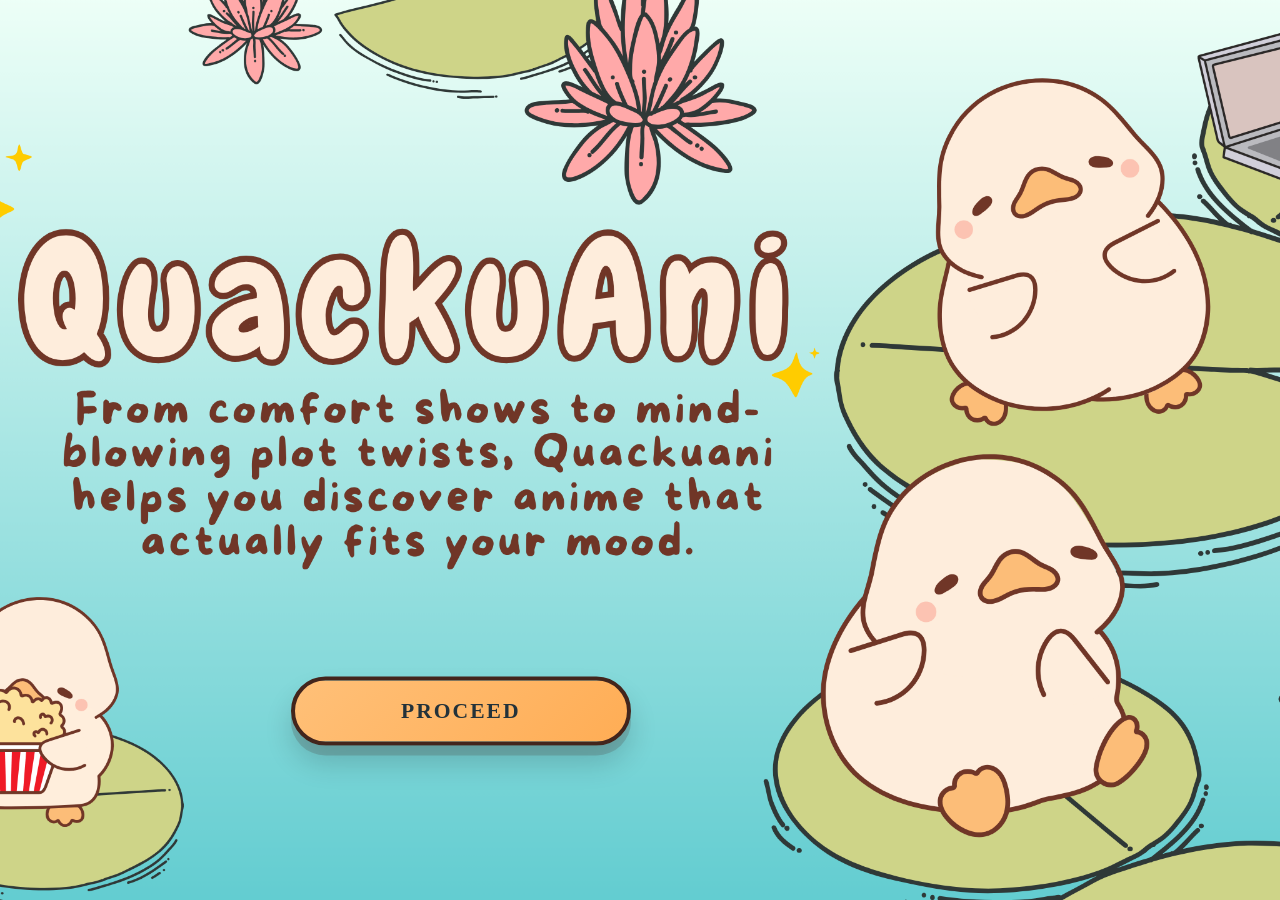
<file: index.html>
<!DOCTYPE html>
<html lang="en">
<head>
  <meta charset="UTF-8" />
  <meta name="viewport" content="width=device-width, initial-scale=1.0" />
  <title>QuackuAni | Landing</title>
  <link rel="stylesheet" href="style.css" />
</head>
<body class="landing-body">

  <main class="landing-page">
    <img src="assets/landing-page.png" alt="QuackuAni Landing Page" class="landing-img" />

    <button class="proceed-btn" onclick="goToHome()">PROCEED</button>
  </main>
  <script>
    function goToHome() {
      window.location.href = "login.html";
    }
  </script>
</body>
</html>
</file>
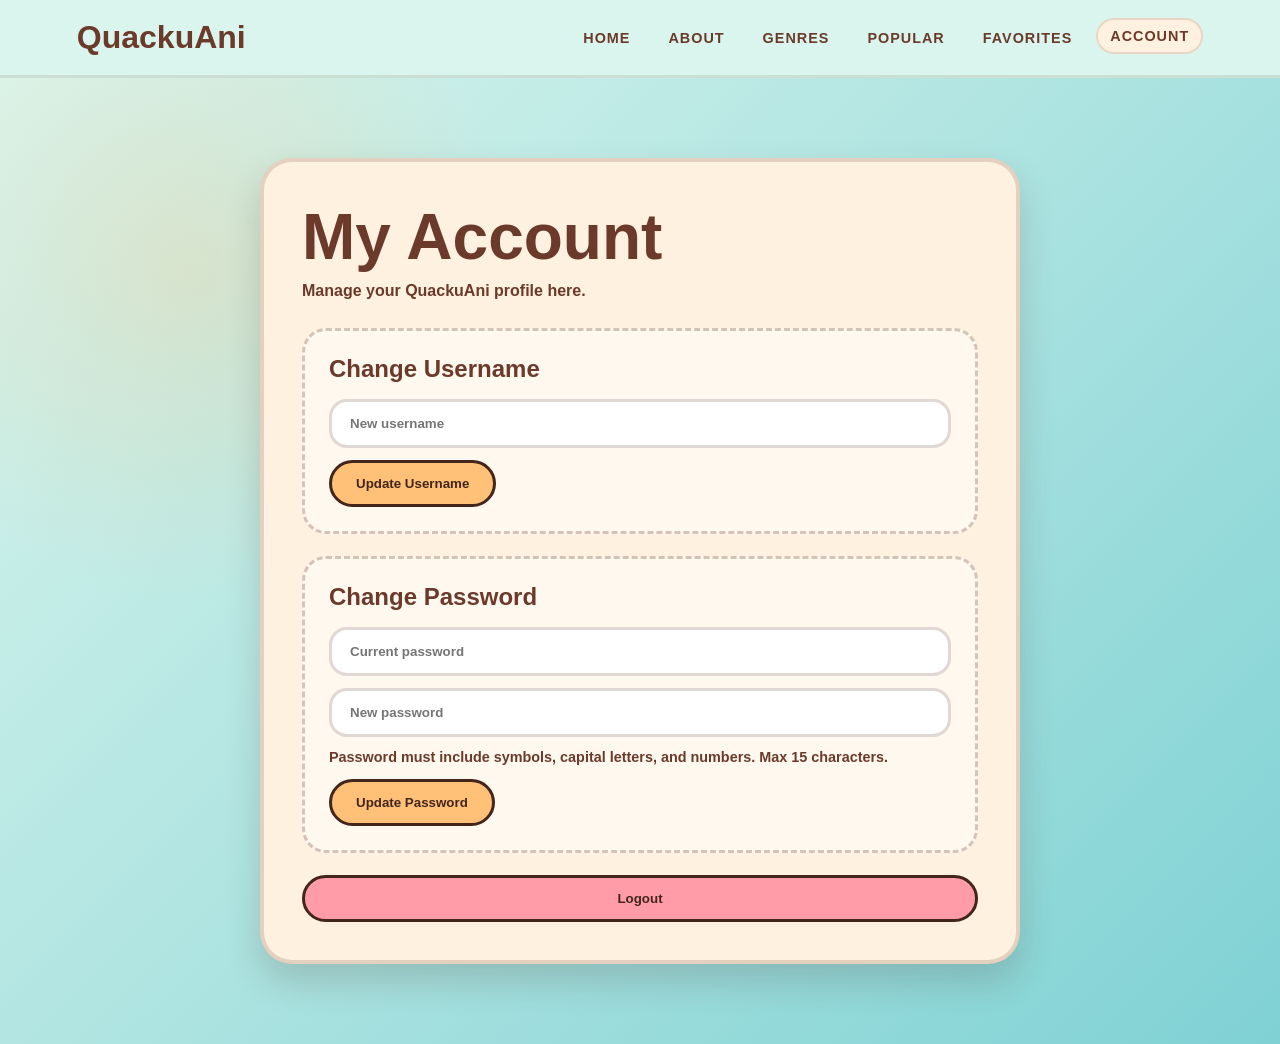
<file: account.html>
<!DOCTYPE html>
<html lang="en">
<head>
  <meta charset="UTF-8" />
  <meta name="viewport" content="width=device-width, initial-scale=1.0" />
  <title>QuackuAni | Account</title>
  <link rel="stylesheet" href="style.css" />
  <link rel="stylesheet" href="account.css" />
</head>
<body>

  <header class="navbar">
    <a href="home.html" class="logo">QuackuAni</a>

    <nav>
      <a href="home.html">HOME</a>
      <a href="home.html#about">ABOUT</a>
      <a href="genres.html">GENRES</a>
      <a href="popular.html">POPULAR</a>
      <a href="favorites.html">FAVORITES</a>
      <a href="account.html" class="active">ACCOUNT</a>
    </nav>
  </header>

  <main class="account-page">
    <section class="account-card">
      <h1>My Account</h1>
      <p class="account-subtitle">Manage your QuackuAni profile here.</p>

      <div class="account-box">
        <h2>Change Username</h2>
        <input type="text" id="newUsername" placeholder="New username">
        <button onclick="changeUsername()">Update Username</button>
      </div>

      <div class="account-box">
        <h2>Change Password</h2>
        <input type="password" id="currentPassword" placeholder="Current password" maxlength="15">
        <input type="password" id="newPassword" placeholder="New password" maxlength="15">
        <p class="account-note">Password must include symbols, capital letters, and numbers. Max 15 characters.</p>
        <button onclick="changePassword()">Update Password</button>
      </div>

      <button class="logout-btn" onclick="logoutAccount()">Logout</button>
    </section>
  </main>

  <div class="account-toast" id="accountToast"></div>

  <script src="account.js"></script>
</body>
</html>
</file>
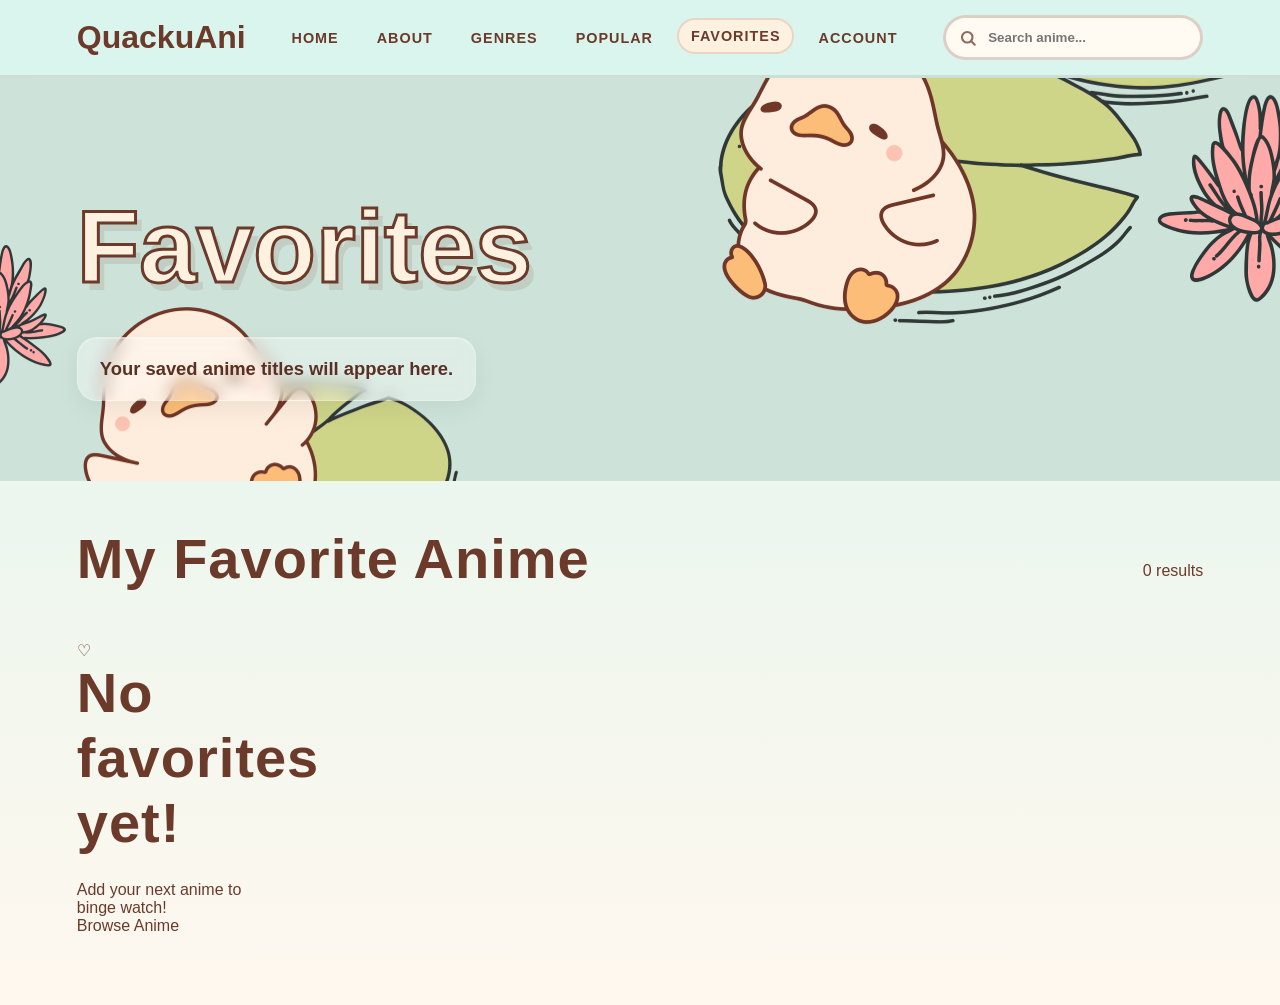
<file: favorites.html>
<!DOCTYPE html>
<html lang="en">
<head>
  <meta charset="UTF-8" />
  <meta name="viewport" content="width=device-width, initial-scale=1.0" />
  <title>QuackuAni | Favorites</title>
  <link rel="stylesheet" href="style.css" />
</head>
<body>

  <header class="navbar">
    <a href="home.html" class="logo">QuackuAni</a>

    <nav>
      <a href="home.html">HOME</a>
      <a href="home.html#about">ABOUT</a>
      <a href="genres.html">GENRES</a>
      <a href="popular.html">POPULAR</a>
      <a href="favorites.html" class="active">FAVORITES</a>
      <a href="account.html">ACCOUNT</a>
    </nav>

    <div class="search-box">
      <span class="search-icon">
        <svg xmlns="http://www.w3.org/2000/svg" width="18" height="18"
          viewBox="0 0 24 24" fill="none" stroke="currentColor"
          stroke-width="2.8" stroke-linecap="round" stroke-linejoin="round">
          <circle cx="11" cy="11" r="7"></circle>
          <line x1="21" y1="21" x2="16.65" y2="16.65"></line>
        </svg>
      </span>

      <input type="text" id="searchInput" placeholder="Search anime..." />
    </div>
  </header>

  <section class="section page-top">
    <div class="page-hero-content">
      <h1>Favorites</h1>
      <p>Your saved anime titles will appear here.</p>
    </div>
  </section>

  <section class="section anime-results-section">
    <div class="section-title-row">
      <h2>My Favorite Anime</h2>
      <p id="resultCount"></p>
    </div>

    <div class="anime-grid" id="favoritesGrid"></div>
  </section>

  <div class="review-modal" id="reviewModal">
    <div class="review-box">
      <button class="close-review" onclick="closeReviewModal()">×</button>

      <h2 id="reviewAnimeTitle">Review Anime</h2>
      <p class="review-subtitle">Share your thoughts after watching.</p>

      <label>Watch Status</label>
      <select id="watchStatus">
        <option value="Plan to Watch">Plan to Watch</option>
        <option value="Watching">Watching</option>
        <option value="Finished">Finished</option>
      </select>

      <label>Your Rating</label>
      <div class="review-stars" id="reviewStars">
        <span onclick="setRating(1)">★</span>
        <span onclick="setRating(2)">★</span>
        <span onclick="setRating(3)">★</span>
        <span onclick="setRating(4)">★</span>
        <span onclick="setRating(5)">★</span>
      </div>

      <label>Your Thoughts</label>
      <textarea id="reviewText" placeholder="Write your thoughts here..."></textarea>

      <button class="save-review-btn" onclick="saveReview()">Save Review</button>
    </div>
  </div>

  <script src="data.js"></script>
  <script src="script.js"></script>
  <script>
    renderFavoritesPage();
    activateFavoriteSearch("searchInput");
  </script>

</body>
</html>
</file>
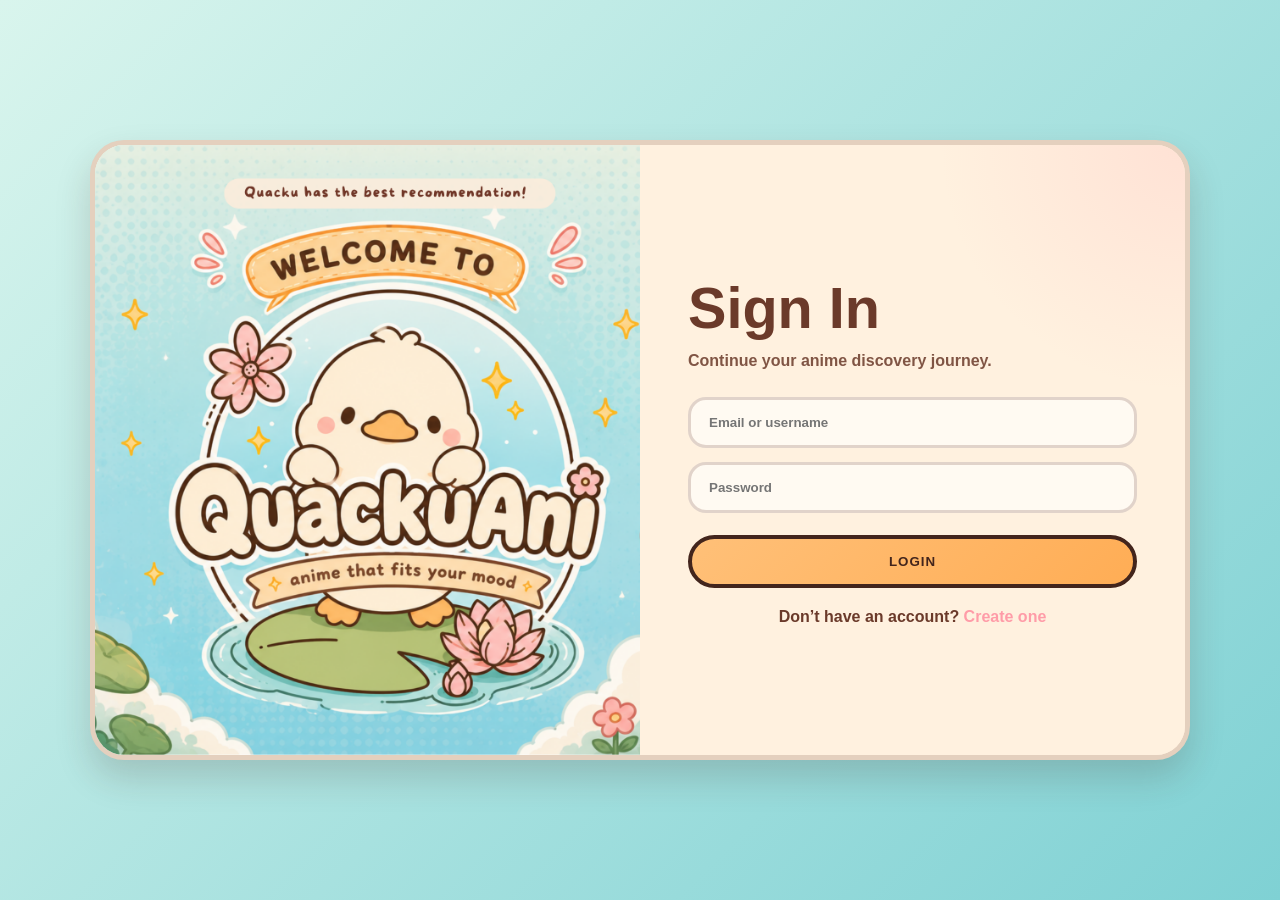
<file: login.html>
<!DOCTYPE html>
<html lang="en">
<head>
  <meta charset="UTF-8" />
  <meta name="viewport" content="width=device-width, initial-scale=1.0" />
  <title>QuackuAni | Login</title>
  <link rel="stylesheet" href="login.css" />
</head>

<body>
  <div class="toast" id="toast">
    <div class="toast-icon" id="toastIcon">♡</div>
    <div>
      <strong id="toastTitle">Message</strong>
      <p id="toastMessage">Text here</p>
    </div>
  </div>

  <main class="auth-page">
    <section class="auth-card">
      <div class="auth-left">
        <img src="assets/loginbg.png" alt="QuackuAni background">
      </div>

      <div class="auth-right">
        <form class="auth-form active" id="loginForm">
          <h2>Sign In</h2>
          <p class="subtitle">Continue your anime discovery journey.</p>

          <div class="field">
            <input type="text" id="loginIdentity" placeholder="Email or username">
            <small class="hint" id="loginEmailHint">Please enter a valid @email or @gmail.</small>
          </div>

          <div class="field">
            <input type="password" id="loginPassword" placeholder="Password" maxlength="15">
          </div>

          <button type="button" class="auth-btn" onclick="loginUser()">LOGIN</button>

          <p class="switch-text">
            Don’t have an account?
            <span onclick="showForm('signup')">Create one</span>
          </p>
        </form>

        <form class="auth-form" id="signupForm">
          <h2>Create Account</h2>
          <p class="subtitle">Start saving your favorite anime picks.</p>

          <div class="input-row">
            <div class="field">
              <input type="text" id="firstName" placeholder="First name">
            </div>

            <div class="field">
              <input type="text" id="lastName" placeholder="Last name">
            </div>
          </div>

          <div class="field">
            <input type="text" id="signupUsername" placeholder="Username">
          </div>

          <div class="field">
            <input type="email" id="signupEmail" placeholder="Email">
            <small class="hint" id="signupEmailHint">Please enter a valid @email or @gmail.</small>
          </div>

          <div class="field">
            <input type="password" id="signupPassword" placeholder="Password" maxlength="15">
            
          </div>

          <p class="password-note">
            Password must be strong. Put symbols, capital letters and numbers.
            Maximum password length is 15 characters.
          </p>

          <button type="button" class="auth-btn" onclick="createAccount()">CREATE ACCOUNT</button>

          <p class="switch-text">
            Already a member?
            <span onclick="showForm('login')">Sign in</span>
          </p>
        </form>
      </div>
    </section>
  </main>

  <script src="login.js"></script>
</body>
</html>
</file>
<file: style.css>
:root {
  --aqua: #7fd1d4;
  --aqua-light: #d9f5ed;
  --aqua-dark: #7edee1;
  --cream: #fff1df;
  --brown: #6b3a2a;
  --dark-brown: #43251c;
  --peach: #ffc078;
  --pink: #ff9ca8;
  --green: #cbd681;
  --white: #ffffff;
  --shadow: 0 18px 35px rgba(67, 37, 28, 0.18);
}

* {
  margin: 0;
  padding: 0;
  box-sizing: border-box;
  font-family: "Trebuchet MS", Arial, sans-serif;
}
html {
  scroll-behavior: smooth;
}

body {
  min-height: 100vh;
  color: var(--brown);
  background: linear-gradient(180deg, var(--aqua-light), #fff8ef);
}

img {
  display: block;
  max-width: 100%;
}

a {
  text-decoration: none;
  color: inherit;
}
/* LANDING PAGE */
.landing-body {
  background: #7fd1d4;
  margin: 0;
  padding: 0;
  overflow: hidden;
}

.landing-page {
  width: 100vw;
  height: 100vh;
  position: relative;
  overflow: hidden;
  background: #7fd1d4;
}

.landing-img {
  width: 100vw;
  height: 100vh;
  object-fit: cover;
}

/*proceed button */
.proceed-btn {
  position: absolute;
  left: 36%;
  top: 79%;
  transform: translate(-50%, -50%);

  min-width: 340px;
  padding: 18px 48px;

  border-radius: 999px;
  border: 4px solid #43251c;

  background: linear-gradient(
    135deg,
    #ffc078,
    #ffad55
  );

  color: #23323a;
  font-size: 1.35rem;
  font-weight: 800;
  letter-spacing: 2px;
  font-family: 'Baloo 2', cursive;
  
  cursor: pointer;
  z-index: 10;

  box-shadow:
    0 10px 0 rgba(67, 37, 28, 0.18),
    0 18px 28px rgba(0, 0, 0, 0.16);

  transition: 0.3s ease;
}

.proceed-btn:hover {
  transform: translate(-50%, -58%) scale(1.05);

  background: linear-gradient(
    135deg,
    #ffd096,
    #ffae52
  );

  box-shadow:
    0 15px 0 rgba(67, 37, 28, 0.14),
    0 25px 35px rgba(0, 0, 0, 0.2);
}
/* NAVBAR */
.navbar {
  position: sticky;
  top: 0;
  z-index: 50;
  min-height: 78px;
  padding: 14px 6%;
  display: flex;
  align-items: center;
  justify-content: space-between;
  gap: 22px;
  background: rgba(217, 245, 237, 0.9);
  backdrop-filter: blur(12px);
  border-bottom: 3px solid rgba(107, 58, 42, 0.12);
}
.logo {
  font-size: clamp(1.4rem, 3vw, 2rem);
  font-weight: 900;
  color: var(--brown);
  white-space: nowrap;
}

.navbar nav {
  display: flex;
  align-items: center;
  gap: 10px;
}
.navbar nav a {
  font-weight: 900;
  font-size: 0.9rem;
  letter-spacing: 1px;
  padding: 10px 14px;
  border-radius: 999px;
  transition: 0.25s ease;
}

.navbar nav a:hover,
.navbar nav a.active {
  background: var(--cream);
  box-shadow: inset 0 0 0 2px rgba(107, 58, 42, 0.15);
  transform: translateY(-2px);
}
.navbar input {
  width: min(260px, 25vw);
  padding: 12px 18px;
  border-radius: 999px;
  border: 3px solid rgba(107, 58, 42, 0.22);
  background: #fffaf2;
  color: var(--brown);
  outline: none;
  font-weight: 700;
}

.navbar input:focus {
  border-color: var(--brown);
}

/*search icon*/
.search-box {
  position: relative;
  display: flex;
  align-items: center;
}

.search-icon {
  position: absolute;
  left: 16px;

  color: #6b3a2a;

  display: flex;
  align-items: center;
  justify-content: center;

  opacity: 0.75;

  pointer-events: none;
}

.search-box input {
  padding-left: 42px !important;
}
/* HOME */
.home-hero {
  min-height: 100vh;

  background-image: url("assets/QuackuAni.png");
  background-size: cover;
  background-position: center;
  background-repeat: no-repeat;

  display: flex;
  align-items: center;

  padding: 120px 6%;
  position: relative;
  overflow: hidden;
}

.hero-text {
  max-width: 760px;

  display: flex;
  flex-direction: column;
  gap: 10px;
}
.mini-title {
  display: inline-block;
  padding: 10px 18px;
  border-radius: 999px;
  background: var(--cream);
  border: 3px solid rgba(107, 58, 42, 0.18);
  font-weight: 900;
  margin-bottom: 20px;
}

.home-hero h1,
.page-top h1 {
  font-size: clamp(3rem, 8vw, 6.8rem);
  line-height: 0.95;
  color: var(--cream);
  -webkit-text-stroke: 3px var(--brown);
  text-shadow: 6px 8px 0 rgba(107, 58, 42, 0.12);
  margin-bottom: 24px;
}
.home-hero p {
  max-width: 640px;

  font-size: clamp(1.1rem, 2vw, 1.45rem);

  line-height: 1.5;

  font-weight: 800;

  margin-bottom: 10px;
  background: rgba(255, 248, 240, 0.58);

  padding: 18px 22px;

  border-radius: 22px;

  backdrop-filter: blur(4px);

  color: #5a3023;

  box-shadow: 0 8px 20px rgba(0,0,0,0.08);
}

.main-btn,
.text-link {
  display: inline-block;
  border-radius: 999px;
  border: 3px solid var(--brown);
  background: var(--peach);
  padding: 13px 28px;
  font-weight: 900;
  transition: 0.25s ease;
}
.main-btn:hover,
.text-link:hover {
  transform: translateY(-5px);
  background: #ffaf55;
  box-shadow: 0 8px 0 rgba(107, 58, 42, 0.14);
}

.section {
  padding: 70px 6%;
}

.section h2 {
  font-size: clamp(2rem, 5vw, 3.5rem);
  margin-bottom: 26px;
  letter-spacing: 1px;
}
.section-title-row {
  display: flex;
  align-items: center;
  justify-content: space-between;
  gap: 20px;
  margin-bottom: 24px;
}

.about-grid {
  display: grid;
  grid-template-columns: repeat(3, 1fr);
  gap: 22px;
}
.about-card {
  min-height: 180px;
  padding: 28px;
  border-radius: 26px;
  background: var(--cream);
  border: 4px solid rgba(107, 58, 42, 0.14);
  box-shadow: var(--shadow);
  transition: 0.25s ease;
}

.about-card:hover {
  transform: translateY(-10px) rotate(-1deg);
}

.about-card h3 {
  font-size: 1.5rem;
  margin-bottom: 12px;
}
.about-card p {
  line-height: 1.55;
  font-weight: 700;
}

/* GENRES */
.page-top {
  min-height: 320px;

  padding: 120px 6% 80px;

  position: relative;
  overflow: hidden;

  background-image: url("assets/popular-bg.png");
  background-size: cover;
  background-position: center;
  background-repeat: no-repeat;
}
.page-hero-content {
  position: relative;
  z-index: 2;

  display: flex;
  flex-direction: column;
  justify-content: center;

  max-width: 700px;
}


.page-hero-content p {
  margin-top: 18px;
}

.page-top p {
  font-size: 1.15rem;

  font-weight: 800;

  max-width: 680px;

  line-height: 1.6;

  background: rgba(255, 255, 255, 0.34);

  padding: 16px 22px;

  border-radius: 20px;

  backdrop-filter: blur(8px);

  -webkit-backdrop-filter: blur(8px);

  border: 1.5px solid rgba(255,255,255,0.22);

  color: #5a3023;

  width: fit-content;

  box-shadow:
    0 8px 24px rgba(0,0,0,0.06),
    inset 0 1px 0 rgba(255,255,255,0.32);
}
.genre-buttons {
  margin-top: 30px;
  display: flex;
  flex-wrap: wrap;
  gap: 14px;
}

.genre-buttons button {
  padding: 13px 22px;
  border-radius: 999px;
  border: 3px solid var(--brown);
  background: var(--green);
  color: var(--brown);
  font-weight: 900;
  cursor: pointer;
  transition: 0.25s ease;
}
.genre-buttons button:hover,
.genre-buttons button.active {
  background: var(--peach);
  transform: translateY(-5px);
  box-shadow: 0 8px 0 rgba(107, 58, 42, 0.13);
}

/* ANIME GRID */
.anime-results-section {
  padding-top: 45px;
}

.anime-grid {
  display: grid;
  grid-template-columns: repeat(5, minmax(0, 1fr));
  gap: 22px;
}
.anime-card {
  background: var(--cream);
  border: 4px solid rgba(107, 58, 42, 0.15);
  border-radius: 25px;
  overflow: hidden;
  box-shadow: var(--shadow);
  cursor: pointer;
  transition: 0.25s ease;
}

.anime-card:hover {
  transform: translateY(-12px) scale(1.02);
  border-color: var(--brown);
}

.poster-box {
  position: relative;
  aspect-ratio: 2 / 3;
  overflow: hidden;
}
.poster-box img {
  width: 100%;
  height: 100%;
  object-fit: cover;
  transition: 0.35s ease;
}

.anime-card:hover img {
  transform: scale(1.08);
}
.hover-label {
  position: absolute;
  left: 12px;
  right: 12px;
  bottom: 12px;
  padding: 10px;
  text-align: center;
  border-radius: 999px;
  background: var(--peach);
  color: var(--dark-brown);
  font-weight: 900;
  opacity: 0;
  transform: translateY(12px);
  transition: 0.25s ease;
}

.anime-card:hover .hover-label {
  opacity: 1;
  transform: translateY(0);
}
.card-info {
  padding: 17px;
}

.card-info h3 {
  font-size: 1.1rem;
  margin-bottom: 8px;
}

.card-info p {
  font-size: 0.86rem;
  font-weight: 800;
  opacity: 0.8;
}
.no-results {
  grid-column: 1 / -1;
  padding: 45px;
  text-align: center;
  background: var(--cream);
  border: 4px dashed rgba(107, 58, 42, 0.25);
  border-radius: 24px;
  font-weight: 900;
}
/* DETAILS PAGE */
.details-hero {
  min-height: 430px;
  padding: 70px 6%;
  display: flex;
  align-items: flex-end;
  position: relative;
  isolation: isolate;
  color: var(--white);

  background-size: cover;
  background-position: center;
  background-repeat: no-repeat;

  overflow: hidden;
}
.details-hero::before {
  content: "";
  position: absolute;
  inset: 0;

  background:
    linear-gradient(
      90deg,
      rgba(25, 14, 10, 0.82),
      rgba(25, 14, 10, 0.38),
      rgba(25, 14, 10, 0.08)
    );

  z-index: 0;
}
.details-hero > div {
  position: relative;
  z-index: 2;
}

/*back btn*/
.back-btn {
  display: inline-block;
  margin-bottom: 18px;
  padding: 10px 18px;
  border-radius: 999px;
  border: 3px solid rgba(255,255,255,0.65);
  font-weight: 900;
  transition: 0.25s ease;
}

.back-btn:hover {
  transform: translateX(-5px);
  background: rgba(255,255,255,0.16);
}
.details-hero h1 {
  font-size: clamp(3rem, 8vw, 6rem);
  line-height: 0.95;
  margin-bottom: 12px;
}

.details-hero p {
  font-size: 1.1rem;
  font-weight: 800;
}

.details-content {
  padding: 0 6% 80px;
  display: grid;
  grid-template-columns: 330px 1fr;
  gap: 30px;
  margin-top: -55px;
  position: relative;
  z-index: 5;
}
.details-poster,
.info-panel,
.quotes-panel,
.related-panel {
  background: var(--cream);
  border: 4px solid rgba(107, 58, 42, 0.16);
  border-radius: 28px;
  box-shadow: var(--shadow);
}

.details-poster {
  overflow: hidden;
  align-self: start;
}

.details-poster img {
  width: 100%;
  aspect-ratio: 2 / 3;
  object-fit: cover;
}
.poster-meta {
  padding: 18px;
  font-weight: 900;
}
.poster-meta-top {
  display: flex;
  align-items: center;
  justify-content: space-between;
  width: 100%;
}

.details-main {
  display: grid;
  gap: 22px;
}

.info-panel,
.quotes-panel,
.related-panel {
  padding: 28px;
}
.info-grid {
  display: grid;
  grid-template-columns: repeat(2, 1fr);
  gap: 14px;
  margin-bottom: 24px;
}

.info-item {
  padding: 16px;
  border-radius: 18px;
  background: #fff8ef;
  border: 2px solid rgba(107, 58, 42, 0.12);
}

.info-item small {
  display: block;
  margin-bottom: 6px;
  font-weight: 900;
  opacity: 0.7;
  letter-spacing: 1px;
}
.info-panel h2,
.quotes-panel h2,
.related-panel h2 {
  font-size: 2rem;
  margin-bottom: 18px;
}

.info-panel p {
  line-height: 1.75;
  font-weight: 700;
  margin-bottom: 16px;
}

.quotes-panel ul {
  padding-left: 22px;
}
.quotes-panel li {
  margin-bottom: 12px;
  line-height: 1.5;
  font-weight: 800;
}

.related-grid {
  display: grid;
  grid-template-columns: repeat(4, 1fr);
  gap: 18px;
}

.related-card {
  border-radius: 20px;
  overflow: hidden;
  background: #fff8ef;
  border: 3px solid rgba(107, 58, 42, 0.14);
  cursor: pointer;
  transition: 0.25s ease;
}
.related-card:hover {
  transform: translateY(-8px);
  border-color: var(--brown);
}

.related-card img {
  width: 100%;
  aspect-ratio: 2 / 3;
  object-fit: cover;
}

.related-card h3 {
  padding: 12px;
  font-size: 0.95rem;
}

@media (max-width: 1024px) {
  .auth-card {
    width: 100%;
    min-height: auto;
  }

  .auth-right {
    padding: 34px;
  }
}

@media (max-width: 768px) {
  .auth-page {
    min-height: 100dvh;
    padding: 10px;
    align-items: center;
  }

  .auth-card {
    height: auto;
    max-height: 96dvh;
    grid-template-columns: 1fr;
    overflow-y: auto;
    border-radius: 24px;
  }

  .auth-left {
    height: 130px;
    min-height: 130px;
  }

  .auth-right {
    padding: 22px 18px;
  }

  .auth-form h2 {
    font-size: 1.9rem;
  }

  .subtitle {
    font-size: 0.9rem;
    margin-bottom: 12px;
  }

  .field {
    margin-bottom: 8px;
  }

  .auth-form input {
    padding: 10px 14px;
    font-size: 0.88rem;
    border-radius: 14px;
  }

  .password-note {
    font-size: 0.75rem;
    padding: 8px 10px;
    margin-bottom: 8px;
  }

  .auth-btn {
    padding: 10px;
    font-size: 0.88rem;
  }

  .switch-text {
    margin-top: 10px;
    font-size: 0.85rem;
  }
}

@media (max-width: 430px) {
  .auth-left {
    height: 105px;
    min-height: 105px;
  }

  .auth-right {
    padding: 18px 15px;
  }

  .auth-form h2 {
    font-size: 1.65rem;
  }

  .input-row {
    grid-template-columns: 1fr;
    gap: 0;
  }
}
  .details-poster {
  position: relative;
}

.details-favorite-btn {
  display: inline-flex;
  align-items: center;
  justify-content: center;
  cursor: pointer;

  margin-left: auto;
}

.details-favorite-btn svg {
  width: 30px;
  height: 30px;

  fill: transparent;
  stroke: #ff9ca8;
  stroke-width: 2.3;

  transition: 0.25s ease;
}

.details-favorite-btn.active svg {
  fill: #ff9ca8;
  stroke: #ff9ca8;
}
/*REVIEW KINEME*/
.review-btn {
  margin-top: 12px;
  width: 100%;
  padding: 10px;
  border-radius: 999px;
  border: 3px solid #6b3a2a;
  background: #ffc078;
  color: #43251c;
  font-weight: 900;
  cursor: pointer;
  transition: 0.25s ease;
}

.review-btn:hover {
  transform: translateY(-4px);
  background: #ffaf55;
}

.saved-review {
  margin-top: 10px;
  padding: 12px;
  border-radius: 16px;
  background: #fff8ef;
  border: 2px dashed rgba(107, 58, 42, 0.28);
  font-size: 0.85rem;
  font-weight: 800;
  color: #6b3a2a;
}

.yellow-stars {
  color: #f6b800;
  font-size: 1.1rem;
}

.review-modal {
  position: fixed;
  inset: 0;
  background: rgba(67, 37, 28, 0.35);
  backdrop-filter: blur(5px);
  display: none;
  align-items: center;
  justify-content: center;
  z-index: 9999;
  padding: 20px;
}

.review-modal.active {
  display: flex;
}

.review-box {
  width: min(520px, 100%);
  padding: 32px;
  background: #fff1df;
  border: 4px dashed #6b3a2a;
  border-radius: 30px;
  color: #6b3a2a;
  box-shadow: 0 18px 35px rgba(67, 37, 28, 0.25);
  position: relative;
}

.close-review {
  position: absolute;
  top: 14px;
  right: 18px;
  border: none;
  background: transparent;
  font-size: 2rem;
  font-weight: 900;
  color: #6b3a2a;
  cursor: pointer;
}

.review-box h2 {
  font-size: 2rem;
  margin-bottom: 6px;
}

.review-subtitle {
  font-weight: 800;
  margin-bottom: 20px;
}

.review-box label {
  display: block;
  margin: 14px 0 8px;
  font-weight: 900;
}

.review-box select,
.review-box textarea {
  width: 100%;
  padding: 13px 15px;
  border-radius: 16px;
  border: 3px solid rgba(107, 58, 42, 0.2);
  background: #fffaf2;
  color: #6b3a2a;
  font-weight: 800;
  outline: none;
}

.review-box textarea {
  min-height: 120px;
  resize: none;
}

.review-stars {
  display: flex;
  gap: 8px;
  font-size: 2rem;
  color: #d7c9b5;
  cursor: pointer;
}

.review-stars span.active {
  color: #f6b800;
}

.save-review-btn {
  width: 100%;
  margin-top: 20px;
  padding: 14px;
  border-radius: 999px;
  border: 4px solid #43251c;
  background: #ffc078;
  color: #43251c;
  font-weight: 900;
  cursor: pointer;
  transition: 0.25s ease;
}

.save-review-btn:hover {
  transform: translateY(-5px);
  background: #ffaf55;
}
.review-notice {
  margin-top: 14px;
  padding: 12px 16px;

  border-radius: 16px;
  border: 3px dashed #6b3a2a;

  background: #fff6ea;
  color: #6b3a2a;

  font-weight: 900;
  text-align: center;

  animation: popNotice 0.25s ease;
}

@keyframes popNotice {
  from {
    opacity: 0;
    transform: translateY(8px);
  }

  to {
    opacity: 1;
    transform: translateY(0);
  }
}
</file>
<file: account.css>
.account-page {
  min-height: calc(100vh - 78px);
  padding: 80px 6%;
  background:
    radial-gradient(circle at 15% 20%, rgba(255, 192, 120, 0.25), transparent 25%),
    linear-gradient(135deg, #d9f5ed, #7fd1d4);
}

.account-card {
  max-width: 760px;
  margin: auto;
  padding: 38px;
  border-radius: 32px;
  background: #fff1df;
  border: 4px solid rgba(107, 58, 42, 0.18);
  box-shadow: 0 18px 35px rgba(67, 37, 28, 0.18);
}

.account-card h1 {
  font-size: clamp(2.4rem, 5vw, 4rem);
  color: #6b3a2a;
  margin-bottom: 8px;
}

.account-subtitle {
  font-weight: 800;
  margin-bottom: 28px;
}

.account-box {
  padding: 24px;
  margin-bottom: 22px;
  border-radius: 24px;
  background: #fff8ef;
  border: 3px dashed rgba(107, 58, 42, 0.28);
}

.account-box h2 {
  color: #6b3a2a;
  margin-bottom: 16px;
}

.account-box input {
  width: 100%;
  margin-bottom: 12px;
  padding: 14px 18px;
  border-radius: 18px;
  border: 3px solid rgba(107, 58, 42, 0.2);
  background: white;
  color: #6b3a2a;
  outline: none;
  font-weight: 800;
}

.account-box input:focus {
  border-color: #6b3a2a;
}

.account-note {
  font-size: 0.9rem;
  font-weight: 800;
  margin-bottom: 14px;
  color: #6b3a2a;
}

.account-box button,
.logout-btn {
  padding: 13px 24px;
  border-radius: 999px;
  border: 3px solid #43251c;
  background: #ffc078;
  color: #43251c;
  font-weight: 900;
  cursor: pointer;
  transition: 0.25s ease;
}

.account-box button:hover,
.logout-btn:hover {
  transform: translateY(-4px);
  background: #ffaf55;
}

.logout-btn {
  width: 100%;
  background: #ff9ca8;
}

.account-toast {
  position: fixed;
  top: 28px;
  left: 50%;
  transform: translateX(-50%) translateY(-20px);
  opacity: 0;
  pointer-events: none;

  padding: 16px 22px;
  border-radius: 22px;
  border: 4px dashed #6b3a2a;
  background: #fff1df;
  color: #6b3a2a;
  font-weight: 900;
  box-shadow: 0 18px 35px rgba(67, 37, 28, 0.18);
  transition: 0.3s ease;
  z-index: 9999;
}

.account-toast.show {
  opacity: 1;
  transform: translateX(-50%) translateY(0);
}
</file>
<file: login.css>
:root {
  --aqua: #7fd1d4;
  --aqua-light: #d9f5ed;
  --cream: #fff1df;
  --brown: #6b3a2a;
  --dark-brown: #43251c;
  --peach: #ffc078;
  --pink: #ff9ca8;
  --green: #cbd681;
  --shadow: 0 18px 35px rgba(67, 37, 28, 0.18);
}

* {
  margin: 0;
  padding: 0;
  box-sizing: border-box;
  font-family: "Trebuchet MS", Arial, sans-serif;
}

body {
  min-height: 100vh;
  background: linear-gradient(135deg, var(--aqua-light), var(--aqua));
  color: var(--brown);
}

.auth-page {
  min-height: 100vh;
  display: flex;
  align-items: center;
  justify-content: center;
  padding: 35px;
}

.auth-card {
  width: min(1100px, 100%);
  min-height: 620px;
  display: grid;
  grid-template-columns: 1fr 1fr;
  border-radius: 34px;
  overflow: hidden;
  background: var(--cream);
  border: 5px solid rgba(107, 58, 42, 0.18);
  box-shadow: var(--shadow);
}

.auth-left {
  background: var(--aqua-light);
  overflow: hidden;
}

.auth-left img {
  width: 100%;
  height: 100%;
  object-fit: cover;
  display: block;
}

.auth-right {
  padding: 48px;
  display: flex;
  flex-direction: column;
  justify-content: center;
  background:
    radial-gradient(circle at top right, rgba(255, 156, 168, 0.18), transparent 30%),
    var(--cream);
}

.auth-form {
  display: none;
  animation: fadeUp 0.28s ease;
}

.auth-form.active {
  display: block;
}

.auth-form h2 {
  font-size: clamp(2.4rem, 5vw, 3.6rem);
  margin-bottom: 8px;
  color: var(--brown);
}

.subtitle {
  font-weight: 800;
  margin-bottom: 24px;
  opacity: 0.85;
  line-height: 1.5;
}

.input-row {
  display: grid;
  grid-template-columns: 1fr 1fr;
  gap: 12px;
}

.field {
  margin-bottom: 14px;
}

.auth-form input {
  width: 100%;
  padding: 15px 18px;
  border-radius: 18px;
  border: 3px solid rgba(107, 58, 42, 0.2);
  background: #fffaf2;
  color: var(--brown);
  outline: none;
  font-weight: 800;
  transition: 0.25s ease;
}

.auth-form input:focus {
  border-color: var(--brown);
  transform: translateY(-2px);
  box-shadow: 0 8px 18px rgba(67, 37, 28, 0.12);
}

.hint {
  display: none;
  margin-top: 6px;
  font-size: 0.82rem;
  font-weight: 800;
  color: #b75a4b;
  line-height: 1.4;
}

.hint.show {
  display: block;
}

.password-note {
  margin: -4px 0 14px;
  padding: 12px 15px;
  border-radius: 16px;
  background: rgba(255, 192, 120, 0.22);
  border: 2px dashed rgba(107, 58, 42, 0.25);
  color: var(--brown);
  font-size: 0.9rem;
  font-weight: 900;
  line-height: 1.45;
}

.auth-btn {
  width: 100%;
  margin-top: 8px;
  padding: 15px;
  border-radius: 999px;
  border: 4px solid var(--dark-brown);
  background: linear-gradient(135deg, var(--peach), #ffad55);
  color: var(--dark-brown);
  font-weight: 900;
  letter-spacing: 1px;
  cursor: pointer;
  transition: 0.25s ease;
}

.auth-btn:hover {
  transform: translateY(-5px) scale(1.02);
  box-shadow: 0 10px 0 rgba(107, 58, 42, 0.16);
  background: linear-gradient(135deg, #ffd096, #ffae52);
}

.switch-text {
  margin-top: 20px;
  font-weight: 800;
  text-align: center;
}

.switch-text span {
  color: var(--pink);
  cursor: pointer;
  font-weight: 900;
}

.switch-text span:hover {
  text-decoration: underline;
}

.toast {
  position: fixed;
  left: 50%;
  top: 28px;
  transform: translateX(-50%) translateY(-20px);
  z-index: 9999;

  min-width: min(420px, 90vw);
  padding: 18px 22px;

  border-radius: 24px;
  border: 4px dashed var(--brown);

  background: var(--cream);
  color: var(--brown);

  box-shadow: var(--shadow);

  display: flex;
  align-items: center;
  gap: 14px;

  opacity: 0;
  pointer-events: none;
  transition: 0.3s ease;
}

.toast.show {
  opacity: 1;
  transform: translateX(-50%) translateY(0);
}

.toast-icon {
  width: 42px;
  height: 42px;
  border-radius: 50%;
  background: var(--pink);
  color: white;
  display: flex;
  align-items: center;
  justify-content: center;
  font-size: 1.4rem;
  font-weight: 900;
  flex-shrink: 0;
}

.toast strong {
  display: block;
  font-size: 1.05rem;
  margin-bottom: 3px;
}

.toast p {
  font-size: 0.92rem;
  font-weight: 800;
  line-height: 1.35;
}

@keyframes fadeUp {
  from {
    opacity: 0;
    transform: translateY(18px);
  }

  to {
    opacity: 1;
    transform: translateY(0);
  }
}

@media (max-width: 900px) {
  .auth-card {
    grid-template-columns: 1fr;
  }

  .auth-left {
    min-height: 300px;
  }

  .auth-right {
    padding: 34px;
  }
}

@media (max-width: 520px) {
  .auth-page {
    padding: 18px;
  }

  .auth-card {
    border-radius: 24px;
  }

  .input-row {
    grid-template-columns: 1fr;
    gap: 0;
  }

  .auth-right {
    padding: 28px 22px;
  }
}
</file>
